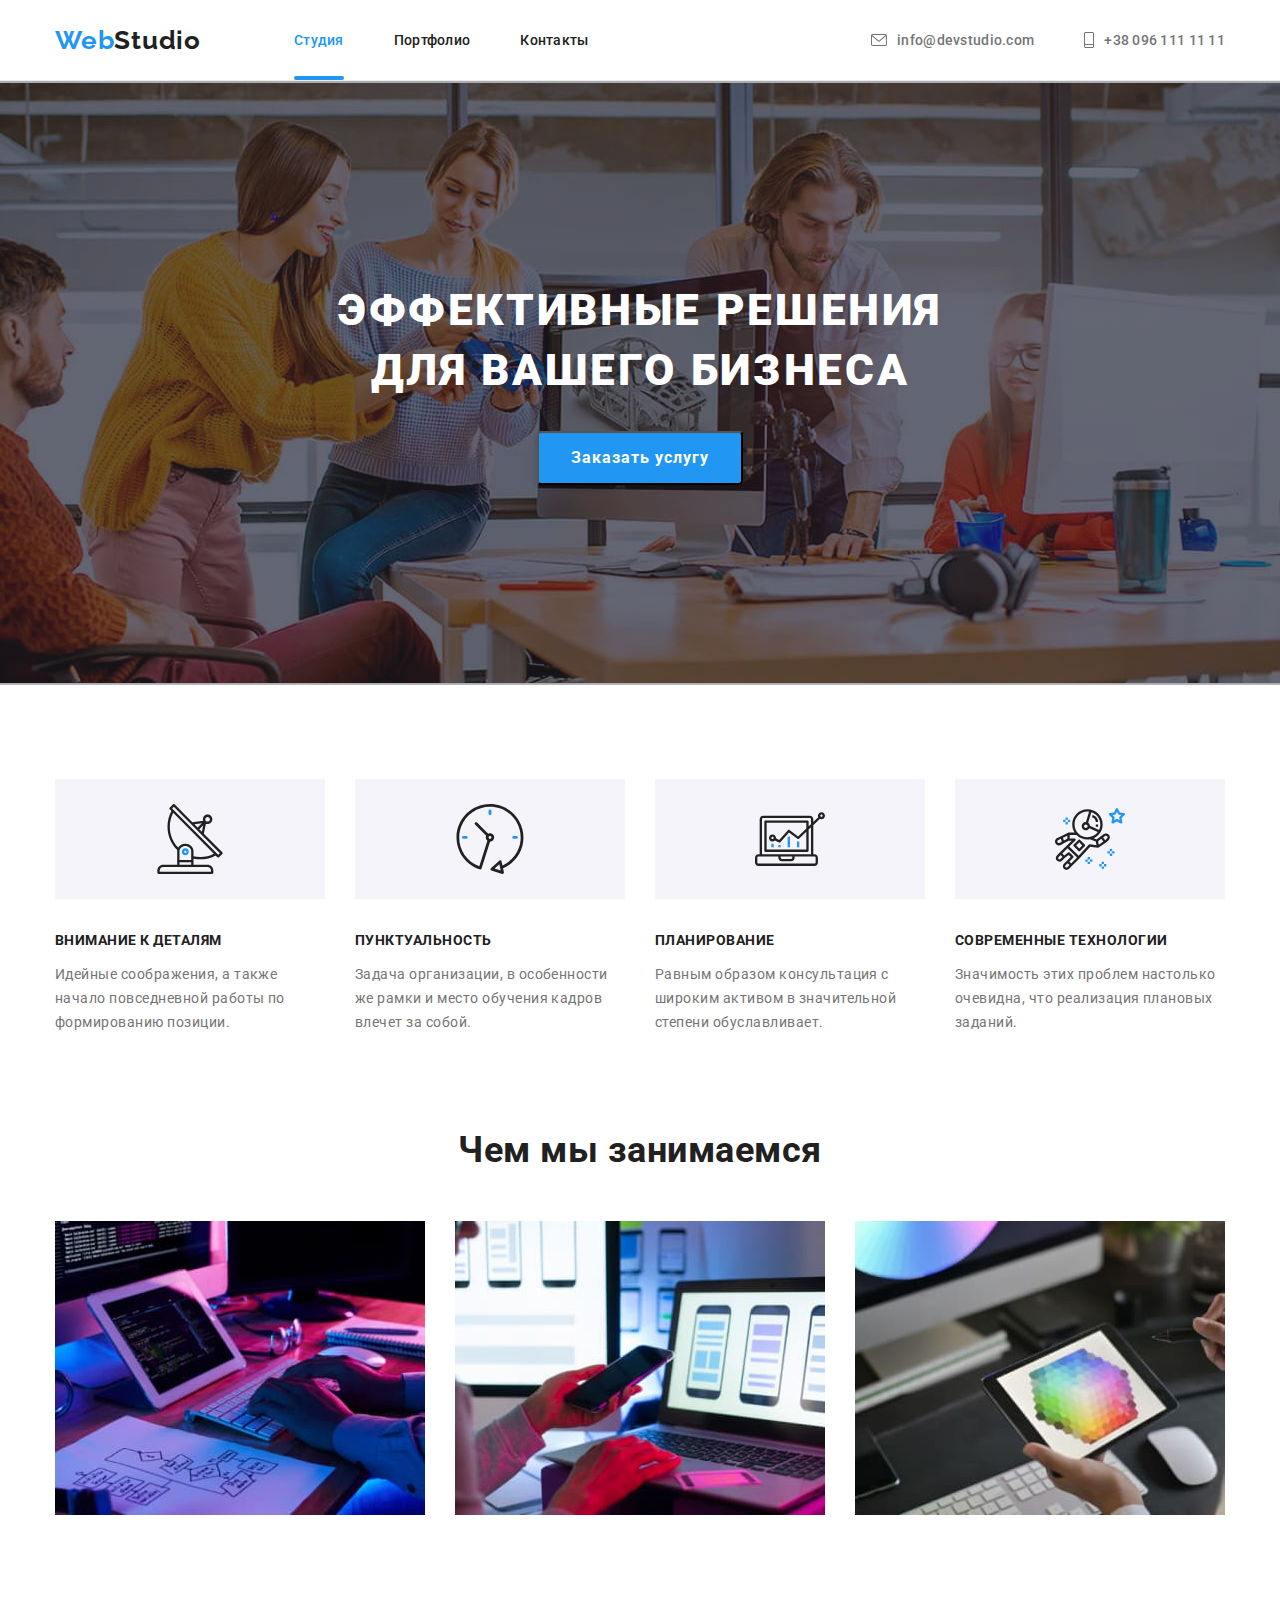
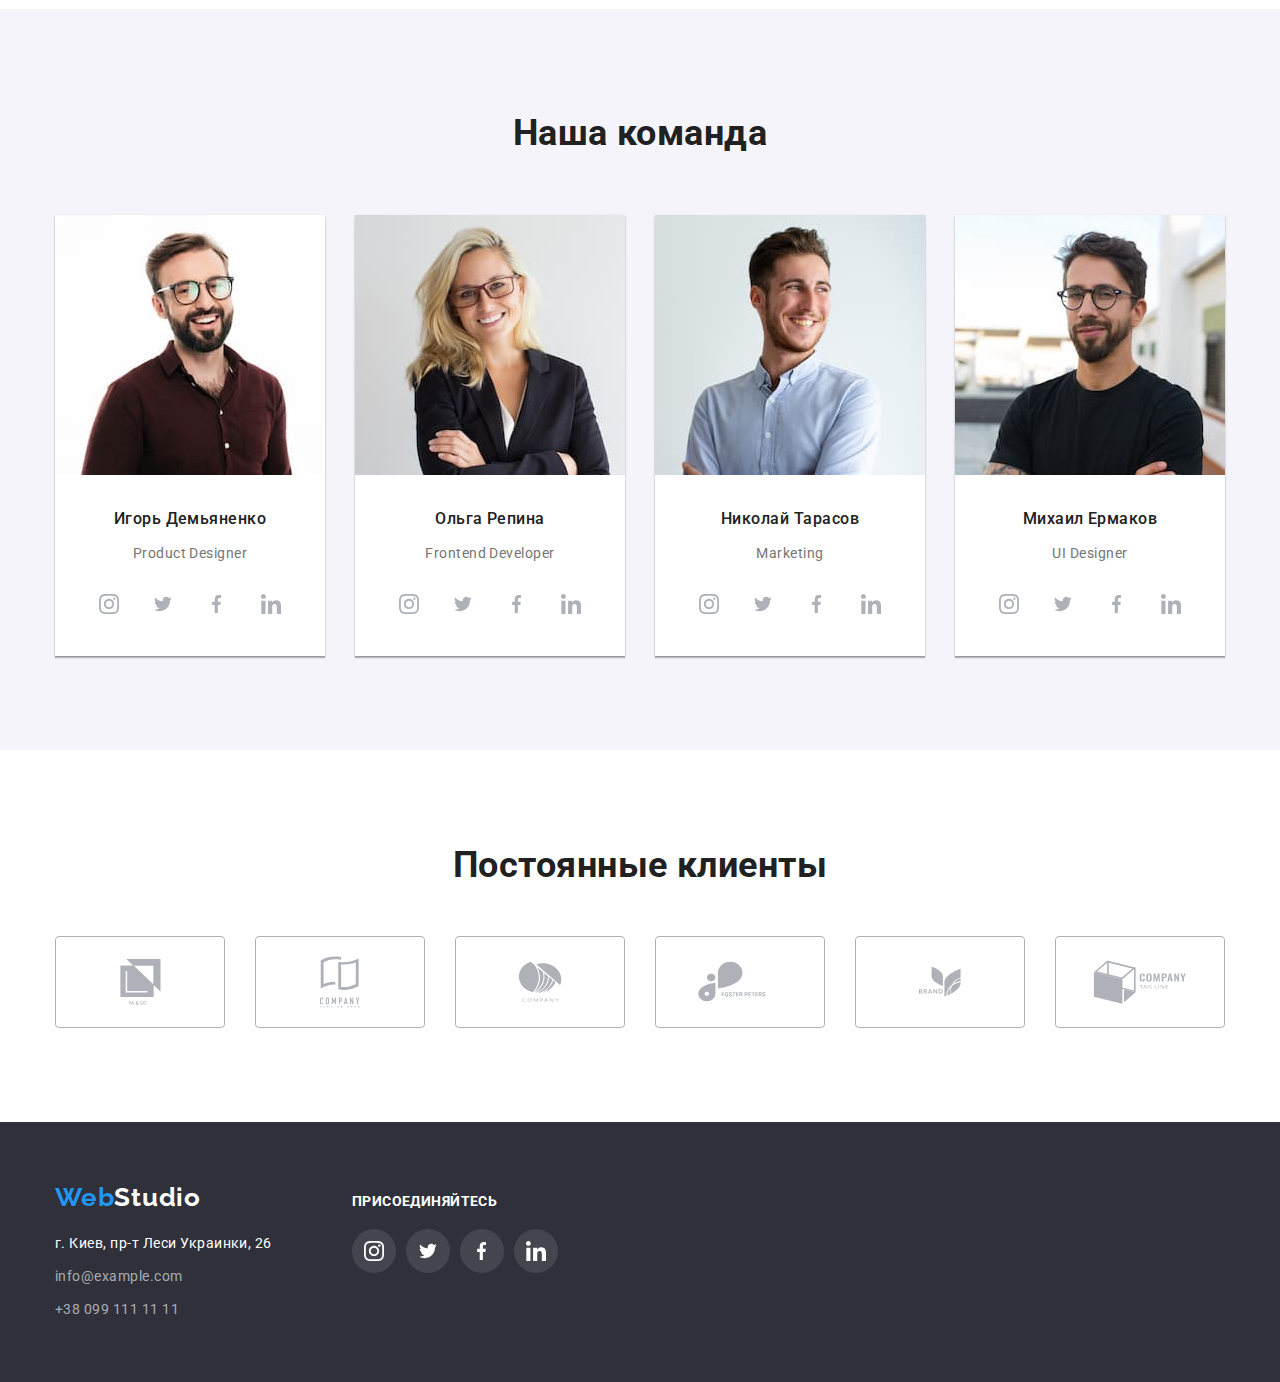
<file: index.html>
<!-- @format -->

<!DOCTYPE html>
<html lang="ru">
  <head>
    <meta charset="UTF-8" />
    <meta http-equiv="X-UA-Compatible" content="IE=edge" />
    <meta name="viewport" content="width=device-width, initial-scale=1.0" />
    <title>Studio</title>
    <!--<link href="https://cdnjs.cloudflare.com/ajax/libs/normalize/8.0.1/normalize.min.css" rel="stylesheet">-->
    <link rel="stylesheet" href="./css/modern-normalize.css" />
    <link rel="preconnect" href="https://fonts.googleapis.com" />
    <link rel="preconnect" href="https://fonts.gstatic.com" crossorigin />
    <link
      href="https://fonts.googleapis.com/css2?family=Raleway:wght@700&family=Roboto:ital,wght@0,500;0,700;0,900;1,400&display=swap"
      rel="stylesheet"
    />
    <link rel="stylesheet" href="./css/style.css" />
  </head>

  <body>
    <header class="border-botom">
      <div class="container positions">
        <a href="./index.html" class="no-lines-under-link logo-link"
          ><span class="logo logo-optional-color">Web</span
          ><span class="logo logo-black-color">Studio</span></a
        >
        <nav class="just-nav">
          <ul class="nav no-dots-ul header-links no-margin">
            <li class="item">
              <a
                class="nav-link no-lines-under-link active-link"
                href="./index.html"
                >Студия</a
              >
            </li>
            <li class="item">
              <a class="nav-link no-lines-under-link" href="./portfolio.html"
                >Портфолио</a
              >
            </li>
            <li class="item">
              <a class="nav-link no-lines-under-link" href="">Контакты</a>
            </li>
          </ul>
        </nav>
        <ul class="no-dots-ul no-margin just-contacts">
          <li class="item">
            <a
              class="nav-contacts no-lines-under-link link-and-icon"
              href="mailto:info@devstudio.com"
            >
              <svg class="icon-envelope">
                <use href="./images/icons.svg#icon-envelope"></use>
              </svg>
              info@devstudio.com
            </a>
          </li>
          <li class="item">
            <a
              class="nav-contacts no-lines-under-link link-and-icon"
              href="tel:+380961111111"
            >
              <svg class="icon-phone">
                <use href="./images/icons.svg#icon-phone"></use>
              </svg>
              +38 096 111 11 11</a
            >
          </li>
        </ul>
      </div>
    </header>
    <main>
      <section class="hero">
        <h1 class="hero-marketing no-margin">
          Эффективные решения<br />для вашего бизнеса
        </h1>
        <button class="hero-btn" type="button" data-modal-open>
          Заказать услугу
        </button>
      </section>

      <section class="section advantages-container">
        <div class="container main-font-style">
          <!---- <h2 class="headline-blacker section-headline invisible no-margin">Примущества</h2>-->
          <ul class="no-dots-ul no-margin advantages">
            <li class="item">
              <div class="svg-container">
                <svg class="advantages-icons">
                  <use href="./images/icons.svg#icon-antenna"></use>
                </svg>
              </div>
              <h3 class="headline-blacker bla-bla-h-section no-margin">
                ВНИМАНИЕ К ДЕТАЛЯМ
              </h3>
              <p class="no-margin">
                Идейные соображения, а также начало повседневной работы по
                формированию позиции.
              </p>
            </li>
            <li class="item">
              <div class="svg-container">
                <svg class="advantages-icons">
                  <use href="./images/icons.svg#icon-clock"></use>
                </svg>
              </div>
              <h3 class="headline-blacker bla-bla-h-section no-margin">
                ПУНКТУАЛЬНОСТЬ
              </h3>
              <p class="no-margin">
                Задача организации, в особенности же рамки и место обучения
                кадров влечет за собой.
              </p>
            </li>
            <li class="item">
              <div class="svg-container">
                <svg class="advantages-icons">
                  <use href="./images/icons.svg#icon-diagram"></use>
                </svg>
              </div>
              <h3 class="headline-blacker bla-bla-h-section no-margin">
                ПЛАНИРОВАНИЕ
              </h3>
              <p class="no-margin">
                Равным образом консультация с широким активом в значительной
                степени обуславливает.
              </p>
            </li>
            <li class="item">
              <div class="svg-container">
                <svg class="advantages-icons">
                  <use href="./images/icons.svg#icon-astronaut"></use>
                </svg>
              </div>
              <h3 class="headline-blacker bla-bla-h-section no-margin">
                СОВРЕМЕННЫЕ ТЕХНОЛОГИИ
              </h3>
              <p class="no-margin">
                Значимость этих проблем настолько очевидна, что реализация
                плановых заданий.
              </p>
            </li>
          </ul>
        </div>
      </section>

      <section class="section">
        <div class="container">
          <h2 class="headline-blacker section-headline no-margin">
            Чем мы занимаемся
          </h2>
          <ul class="examples no-dots-ul no-margin">
            <li class="item">
              <a href="" class="no-lines-under-link"
                ><img
                  src="./images/doingone.jpg"
                  width="370"
                  alt="набирает на клавиатуре"
              /></a>
            </li>
            <li class="item">
              <a href="" class="no-lines-under-link"
                ><img
                  src="./images/doingtwo.jpg"
                  width="370"
                  alt="тестит на смартфоне"
              /></a>
            </li>
            <li class="item">
              <a href="" class="no-lines-under-link"
                ><img
                  src="./images/doingthree.jpg"
                  width="370"
                  alt="цвета рассматривает"
              /></a>
            </li>
          </ul>
        </div>
      </section>

      <section class="section team-bg">
        <div class="container main-font-style">
          <h2 class="headline-blacker section-headline no-margin">
            Наша команда
          </h2>
          <ul class="members-cards no-dots-ul no-margin">
            <li class="item">
              <img src="./images/memberone.jpg" width="270" alt="Игорек" />
              <div class="member-card-name-position">
                <h3 class="headline-blacker team-headline no-margin">
                  Игорь Демьяненко
                </h3>
                <p class="member-card-discription">Product Designer</p>
                <ul class="no-dots-ul social-links">
                  <li class="rounded-icon">
                    <a href="" class="rounded-icon">
                      <svg width="20" height="20">
                        <use href="./images/icons.svg#icon-instagram"></use>
                      </svg>
                    </a>
                  </li>
                  <li class="rounded-icon">
                    <a href="" class="rounded-icon">
                      <svg width="20" height="16">
                        <use href="./images/icons.svg#icon-tweet"></use>
                      </svg>
                    </a>
                  </li>
                  <li class="rounded-icon">
                    <a href="" class="rounded-icon">
                      <svg width="10" height="20">
                        <use href="./images/icons.svg#icon-fb"></use>
                      </svg>
                    </a>
                  </li>
                  <li class="rounded-icon">
                    <a href="" class="rounded-icon">
                      <svg width="20" height="20">
                        <use href="./images/icons.svg#icon-linkedin"></use>
                      </svg>
                    </a>
                  </li>
                </ul>
              </div>
            </li>
            <li class="item">
              <img src="./images/membertwo.jpg" width="270" alt="Олечка" />
              <div class="member-card-name-position">
                <h3 class="headline-blacker team-headline no-margin">
                  Ольга Репина
                </h3>
                <p class="member-card-discription">Frontend Developer</p>
                <ul class="no-dots-ul social-links">
                  <li class="rounded-icon">
                    <a href="" class="rounded-icon">
                      <svg width="20" height="20">
                        <use href="./images/icons.svg#icon-instagram"></use>
                      </svg>
                    </a>
                  </li>
                  <li class="rounded-icon">
                    <a href="" class="rounded-icon">
                      <svg width="20" height="16">
                        <use href="./images/icons.svg#icon-tweet"></use>
                      </svg>
                    </a>
                  </li>
                  <li class="rounded-icon">
                    <a href="" class="rounded-icon">
                      <svg width="10" height="20">
                        <use href="./images/icons.svg#icon-fb"></use>
                      </svg>
                    </a>
                  </li>
                  <li class="rounded-icon">
                    <a href="" class="rounded-icon">
                      <svg width="20" height="20">
                        <use href="./images/icons.svg#icon-linkedin"></use>
                      </svg>
                    </a>
                  </li>
                </ul>
              </div>
            </li>
            <li class="item">
              <img src="./images/memberthree.jpg" width="270" alt="Колянчик" />
              <div class="member-card-name-position">
                <h3 class="headline-blacker team-headline no-margin">
                  Николай Тарасов
                </h3>
                <p class="member-card-discription">Marketing</p>
                <ul class="no-dots-ul social-links">
                  <li class="rounded-icon">
                    <a href="" class="rounded-icon">
                      <svg width="20" height="20">
                        <use href="./images/icons.svg#icon-instagram"></use>
                      </svg>
                    </a>
                  </li>
                  <li class="rounded-icon">
                    <a href="" class="rounded-icon">
                      <svg width="20" height="16">
                        <use href="./images/icons.svg#icon-tweet"></use>
                      </svg>
                    </a>
                  </li>
                  <li class="rounded-icon">
                    <a href="" class="rounded-icon">
                      <svg width="10" height="20">
                        <use href="./images/icons.svg#icon-fb"></use>
                      </svg>
                    </a>
                  </li>
                  <li class="rounded-icon">
                    <a href="" class="rounded-icon">
                      <svg width="20" height="20">
                        <use href="./images/icons.svg#icon-linkedin"></use>
                      </svg>
                    </a>
                  </li>
                </ul>
              </div>
            </li>
            <li class="item">
              <img src="./images/memberfour.jpg" width="270" alt="Мишка" />
              <div class="member-card-name-position">
                <h3 class="headline-blacker team-headline no-margin">
                  Михаил Ермаков
                </h3>
                <p class="member-card-discription">UI Designer</p>
                <ul class="no-dots-ul social-links">
                  <li class="rounded-icon">
                    <a href="" class="rounded-icon">
                      <svg width="20" height="20">
                        <use href="./images/icons.svg#icon-instagram"></use>
                      </svg>
                    </a>
                  </li>
                  <li class="rounded-icon">
                    <a href="" class="rounded-icon">
                      <svg width="20" height="16">
                        <use href="./images/icons.svg#icon-tweet"></use>
                      </svg>
                    </a>
                  </li>
                  <li class="rounded-icon">
                    <a href="" class="rounded-icon">
                      <svg width="10" height="20">
                        <use href="./images/icons.svg#icon-fb"></use>
                      </svg>
                    </a>
                  </li>
                  <li class="rounded-icon">
                    <a href="" class="rounded-icon">
                      <svg width="20" height="20">
                        <use href="./images/icons.svg#icon-linkedin"></use>
                      </svg>
                    </a>
                  </li>
                </ul>
              </div>
            </li>
          </ul>
        </div>
      </section>

      <section class="section">
        <div class="container">
          <h2 class="headline-blacker section-headline no-margin">
            Постоянные клиенты
          </h2>
          <ul class="no-dots-ul clients no-margin">
            <li class="item">
              <a href="" class="client-interactive test">
                <svg class="client-item" width="41" height="46">
                  <use href="./images/icons.svg#icon-company1"></use>
                </svg>
              </a>
            </li>
            <li class="item">
              <a href="" class="client-interactive test">
                <svg class="client-item" width="40" height="52">
                  <use href="./images/icons.svg#icon-company2"></use>
                </svg>
              </a>
            </li>
            <li class="item">
              <a href="" class="client-interactive test">
                <svg class="client-item" width="44" height="41">
                  <use href="./images/icons.svg#icon-company3">
                    href="./images/icons.svg#"
                  </use>
                </svg>
              </a>
            </li>
            <li class="item">
              <a href="" class="client-interactive test">
                <svg class="client-item" width="84" height="41">
                  <use href="./images/icons.svg#icon-company4"></use>
                </svg>
              </a>
            </li>
            <li class="item">
              <a href="" class="client-interactive test">
                <svg class="client-item" width="42" height="45">
                  <use href="./images/icons.svg#icon-company5"></use>
                </svg>
              </a>
            </li>
            <li class="item">
              <a href="" class="client-interactive test">
                <svg class="client-item" width="94" height="44">
                  <use href="./images/icons.svg#icon-company6"></use>
                </svg>
              </a>
            </li>
          </ul>
        </div>
      </section>

      <div class="backdrop is-hidden" data-modal>
        <div class="modal-window">
          <button class="x-in-circle-btn" data-modal-close type="button">
            <svg width="11" height="11">
              <use href="./images/icons.svg#icon-modal-x"></use>
            </svg>
          </button>
        </div>
      </div>
    </main>

    <footer class="inverse-color">
      <div class="container footer-container">
        <div class="right">
          <a href="" class="no-lines-under-link"
            ><span class="logo logo-optional-color">Web</span
            ><span class="logo logo-white-color">Studio</span></a
          >
          <address class="main-font-style inverse-color no-cursive">
            г. Киев, пр-т Леси Украинки, 26
          </address>
          <ul class="no-dots-ul no-margin foo-links">
            <li>
              <a
                class="main-font-style inverse-link no-lines-under-link"
                href="mailto:info@example.com"
                >info@example.com</a
              >
            </li>
            <li>
              <a
                class="main-font-style inverse-link no-lines-under-link"
                href="tel:+380991111111"
                >+38 099 111 11 11</a
              >
            </li>
          </ul>
        </div>
        <div class="social-link-container">
          <h2 class="footer-social-header no-margin">Присоединяйтесь</h2>
          <ul class="no-dots-ul footer-rounded-list no-margin">
            <li>
              <a href="" class="rounded-icon">
                <svg width="20" height="20">
                  <use href="./images/icons.svg#icon-instagram"></use>
                </svg>
              </a>
            </li>
            <li>
              <a href="" class="rounded-icon">
                <svg width="20" height="16">
                  <use href="./images/icons.svg#icon-tweet"></use>
                </svg>
              </a>
            </li>
            <li>
              <a href="" class="rounded-icon">
                <svg width="10" height="20">
                  <use href="./images/icons.svg#icon-fb"></use>
                </svg>
              </a>
            </li>
            <li>
              <a href="" class="rounded-icon">
                <svg width="20" height="20">
                  <use href="./images/icons.svg#icon-linkedin"></use>
                </svg>
              </a>
            </li>
          </ul>
        </div>
      </div>
    </footer>
    <script src="./js/modal.js"></script>
  </body>
</html>
</file>
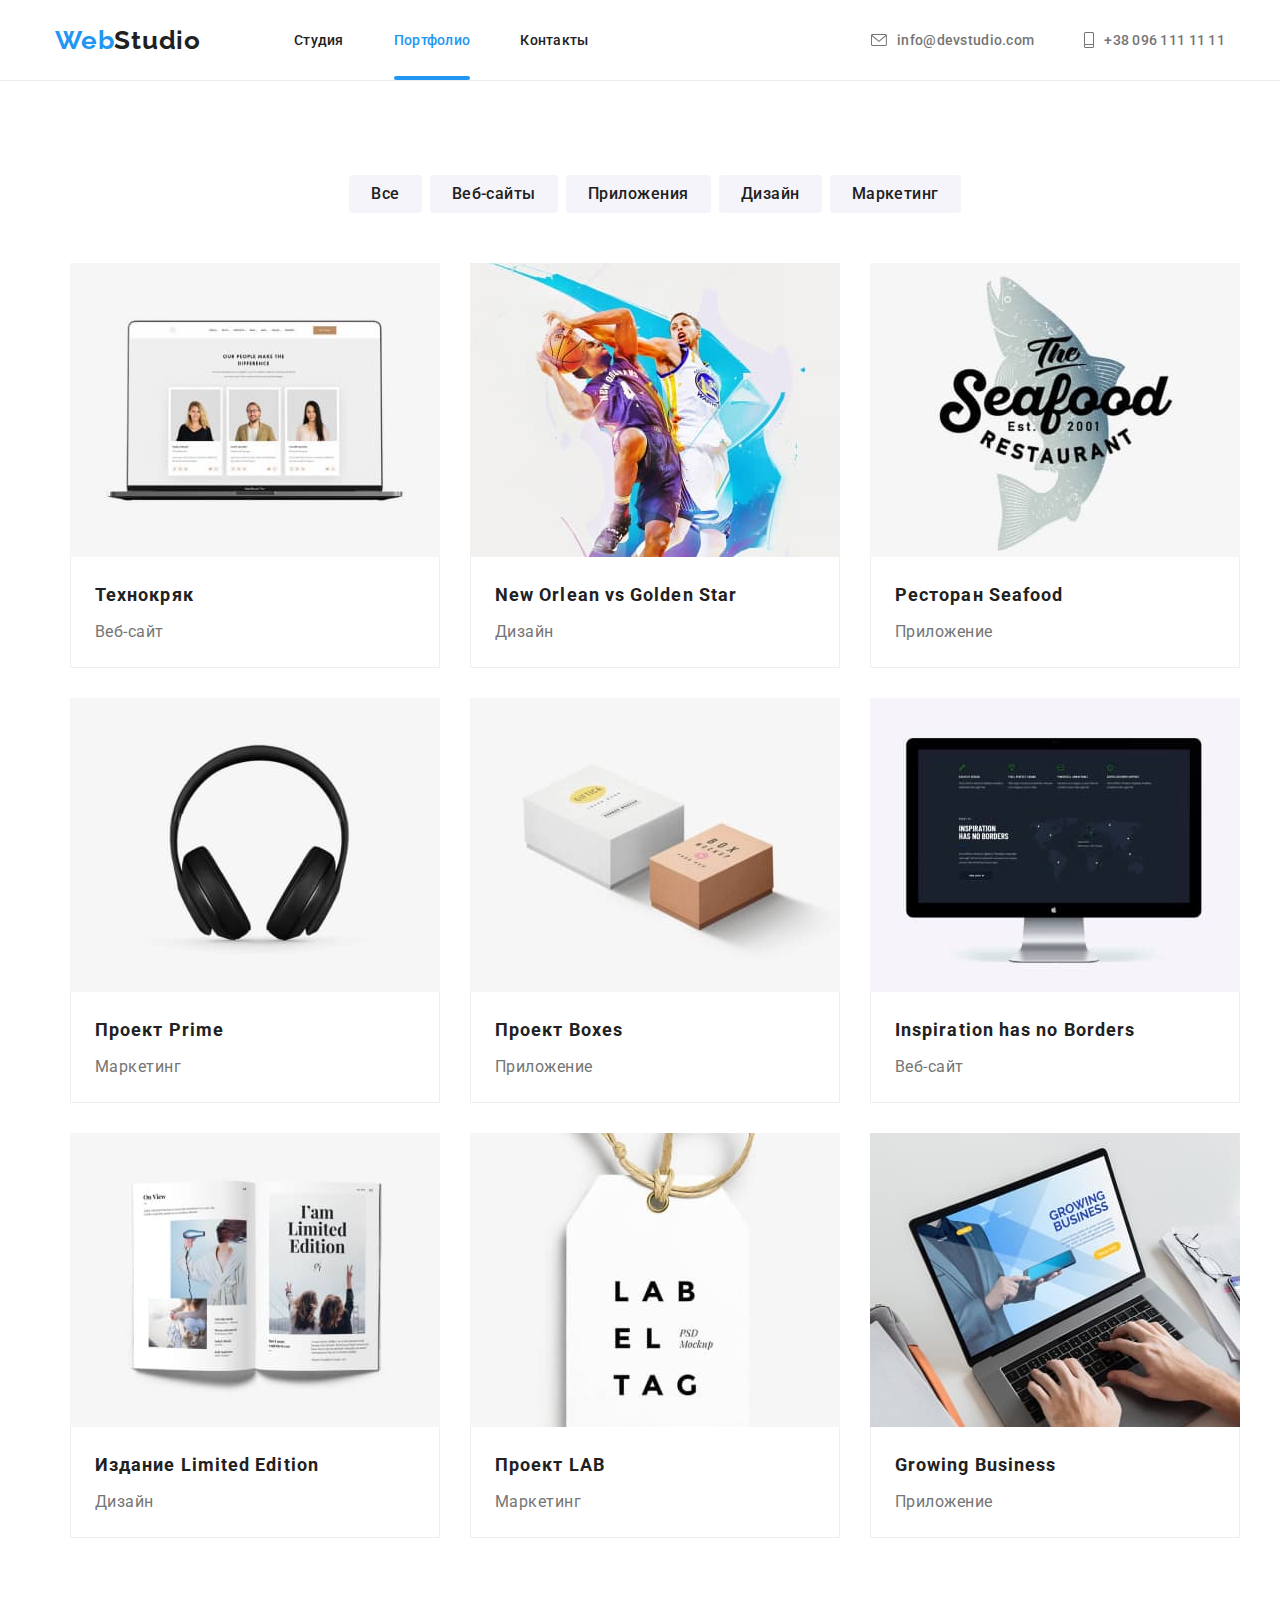
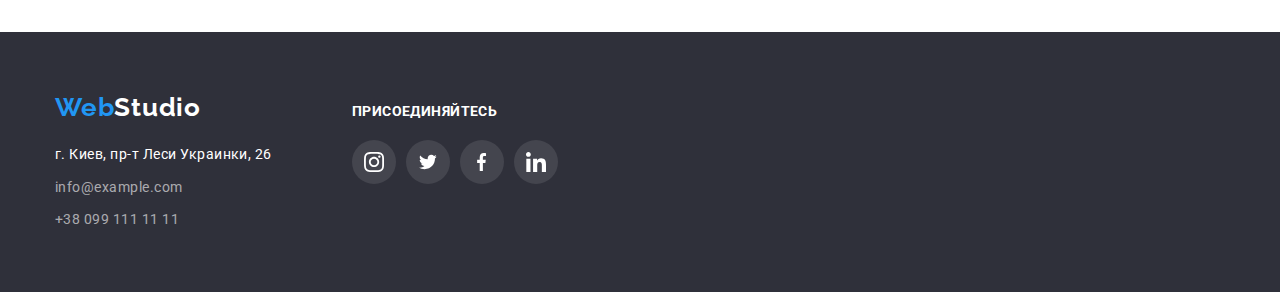
<file: portfolio.html>
<!-- @format -->

<!DOCTYPE html>
<html lang="ru">
  <head>
    <meta charset="UTF-8" />
    <meta http-equiv="X-UA-Compatible" content="IE=edge" />
    <meta name="viewport" content="width=device-width, initial-scale=1.0" />
    <title>Studio</title>
    <!--<link href="https://cdnjs.cloudflare.com/ajax/libs/normalize/8.0.1/normalize.min.css" rel="stylesheet">-->
    <link href="css/modern-normalize.css" rel="stylesheet" />
    <link href="./css/style.css" rel="stylesheet" />
    <link href="./css/style-portfolio.css" rel="stylesheet" />
    <link rel="preconnect" href="https://fonts.googleapis.com" />
    <link rel="preconnect" href="https://fonts.gstatic.com" crossorigin />
    <link
      href="https://fonts.googleapis.com/css2?family=Raleway:wght@700&family=Roboto:ital,wght@0,500;0,700;0,900;1,400&display=swap"
      rel="stylesheet"
    />
  </head>
  <body>
    <header class="border-botom">
      <div class="container positions">
        <a href="./index.html" class="no-lines-under-link logo-link"
          ><span class="logo logo-optional-color">Web</span
          ><span class="logo logo-black-color">Studio</span></a
        >
        <nav class="just-nav">
          <ul class="nav no-dots-ul header-links no-margin">
            <li class="item">
              <a class="nav-link no-lines-under-link" href="./index.html"
                >Студия</a
              >
            </li>
            <li class="item">
              <a
                class="nav-link no-lines-under-link active-link"
                href="./portfolio.html"
                >Портфолио</a
              >
            </li>
            <li class="item">
              <a class="nav-link no-lines-under-link" href="">Контакты</a>
            </li>
          </ul>
        </nav>
        <ul class="no-dots-ul no-margin just-contacts">
          <li class="item">
            <a
              class="nav-contacts no-lines-under-link link-and-icon"
              href="mailto:info@devstudio.com"
            >
              <svg class="icon-envelope">
                <use href="./images/icons.svg#icon-envelope"></use>
              </svg>
              info@devstudio.com
            </a>
          </li>
          <li class="item">
            <a
              class="nav-contacts no-lines-under-link link-and-icon"
              href="tel:+380961111111"
            >
              <svg class="icon-phone">
                <use href="./images/icons.svg#icon-phone"></use>
              </svg>
              +38 096 111 11 11</a
            >
          </li>
        </ul>
      </div>
    </header>

    <main>
      <section class="section container">
        <div class="container">
          <h1 class="invisible">Примеры работ</h1>
          <ul class="no-dots-ul btns no-margin">
            <li class="item">
              <button class="portfolio-btn" type="button">Все</button>
            </li>
            <li class="item">
              <button class="portfolio-btn" type="button">Веб-сайты</button>
            </li>
            <li class="item">
              <button class="portfolio-btn" type="button">Приложения</button>
            </li>
            <li class="item">
              <button class="portfolio-btn" type="button">Дизайн</button>
            </li>
            <li class="item">
              <button class="portfolio-btn" type="button">Маркетинг</button>
            </li>
          </ul>

          <ul class="no-dots-ul no-margin portfolio-work-list">
            <li class="portfolio-work-examples">
              <a class="no-lines-under-link portfolio-link" href="">
                <div class="out">
                  <img
                    src="./images/technocryak.jpg"
                    alt="красивый сайт технокряка"
                  />
                  <p class="is-hiden-p no-margin">
                    Технокряк это современная площадка распространения
                    коронавируса. Компании используют эту платформу для
                    цифрового шпионажа и атак на защищённые сервера конкурентов.
                  </p>
                </div>
                <div class="portfolio-card-discription">
                  <h2 class="portfolio-work-examples-name">Технокряк</h2>
                  <p class="portfolio-work-examples-discrition">Веб-сайт</p>
                </div>
              </a>
            </li>

            <!--testing-->

            <li class="portfolio-work-examples">
              <a class="no-lines-under-link portfolio-link" href="">
                <div class="out">
                  <img
                    src="./images/poster.jpg"
                    alt="баскетболисты дерутся за мячик"
                  />
                  <p class="is-hiden-p no-margin">
                    Технокряк это современная площадка распространения
                    коронавируса. Компании используют эту платформу для
                    цифрового шпионажа и атак на защищённые сервера конкурентов.
                  </p>
                </div>
                <div class="portfolio-card-discription">
                  <h2 class="portfolio-work-examples-name">
                    New Orlean vs Golden Star
                  </h2>
                  <p class="portfolio-work-examples-discrition">Дизайн</p>
                </div>
              </a>
            </li>
            <li class="portfolio-work-examples">
              <a class="no-lines-under-link portfolio-link" href="">
                <div class="out">
                  <img src="./images/rest.jpg" alt="нарисованная рыба" />
                  <p class="is-hiden-p no-margin">
                    Технокряк это современная площадка распространения
                    коронавируса. Компании используют эту платформу для
                    цифрового шпионажа и атак на защищённые сервера конкурентов.
                  </p>
                </div>
                <div class="portfolio-card-discription">
                  <h2 class="portfolio-work-examples-name">Ресторан Seafood</h2>
                  <p class="portfolio-work-examples-discrition">Приложение</p>
                </div>
              </a>
            </li>
            <li class="portfolio-work-examples">
              <a class="no-lines-under-link portfolio-link" href="">
                <div class="out">
                  <img src="./images/prime.jpg" alt="наушники" />
                  <p class="is-hiden-p no-margin">
                    Технокряк это современная площадка распространения
                    коронавируса. Компании используют эту платформу для
                    цифрового шпионажа и атак на защищённые сервера конкурентов.
                  </p>
                </div>
                <div class="portfolio-card-discription">
                  <h2 class="portfolio-work-examples-name">Проект Prime</h2>
                  <p class="portfolio-work-examples-discrition">Маркетинг</p>
                </div>
              </a>
            </li>
            <li class="portfolio-work-examples">
              <a class="no-lines-under-link portfolio-link" href="">
                <div class="out">
                  <img src="./images/boxes.jpg" alt="коробочки" />
                  <p class="is-hiden-p no-margin">
                    Технокряк это современная площадка распространения
                    коронавируса. Компании используют эту платформу для
                    цифрового шпионажа и атак на защищённые сервера конкурентов.
                  </p>
                </div>
                <div class="portfolio-card-discription">
                  <h2 class="portfolio-work-examples-name">Проект Boxes</h2>
                  <p class="portfolio-work-examples-discrition">Приложение</p>
                </div>
              </a>
            </li>
            <li class="portfolio-work-examples">
              <a class="no-lines-under-link portfolio-link" href="">
                <div class="out">
                  <img
                    src="./images/inspiration.jpg"
                    alt="монитор с темным дизайном на экране"
                  />
                  <p class="is-hiden-p no-margin">
                    Технокряк это современная площадка распространения
                    коронавируса. Компании используют эту платформу для
                    цифрового шпионажа и атак на защищённые сервера конкурентов.
                  </p>
                </div>
                <div class="portfolio-card-discription">
                  <h2 class="portfolio-work-examples-name">
                    Inspiration has no Borders
                  </h2>
                  <p class="portfolio-work-examples-discrition">Веб-сайт</p>
                </div>
              </a>
            </li>
            <li class="portfolio-work-examples">
              <a class="no-lines-under-link portfolio-link" href="">
                <div class="out">
                  <img
                    src="./images/limited.jpg"
                    alt="разворот шикарного журнала"
                  />
                  <p class="is-hiden-p no-margin">
                    Технокряк это современная площадка распространения
                    коронавируса. Компании используют эту платформу для
                    цифрового шпионажа и атак на защищённые сервера конкурентов.
                  </p>
                </div>
                <div class="portfolio-card-discription">
                  <h2 class="portfolio-work-examples-name">
                    Издание Limited Edition
                  </h2>
                  <p class="portfolio-work-examples-discrition">Дизайн</p>
                </div>
              </a>
            </li>
            <li class="portfolio-work-examples">
              <a class="no-lines-under-link portfolio-link" href="">
                <div class="out">
                  <img
                    src="./images/lab.jpg"
                    alt="бирка на нитке из натуральных материалов"
                  />
                  <p class="is-hiden-p no-margin">
                    Технокряк это современная площадка распространения
                    коронавируса. Компании используют эту платформу для
                    цифрового шпионажа и атак на защищённые сервера конкурентов.
                  </p>
                </div>
                <div class="portfolio-card-discription">
                  <h2 class="portfolio-work-examples-name">Проект LAB</h2>
                  <p class="portfolio-work-examples-discrition">Маркетинг</p>
                </div>
              </a>
            </li>
            <li class="portfolio-work-examples">
              <a class="no-lines-under-link portfolio-link" href="">
                <div class="out">
                  <img
                    src="./images/growing.jpg"
                    alt="успешный бизнесмен за ноутбуком"
                  />
                  <p class="is-hiden-p no-margin">
                    Технокряк это современная площадка распространения
                    коронавируса. Компании используют эту платформу для
                    цифрового шпионажа и атак на защищённые сервера конкурентов.
                  </p>
                </div>
                <div class="portfolio-card-discription">
                  <h2 class="portfolio-work-examples-name">Growing Business</h2>
                  <p class="portfolio-work-examples-discrition">Приложение</p>
                </div>
              </a>
            </li>
          </ul>
        </div>
      </section>
    </main>

    <footer class="inverse-color">
      <div class="container footer-container">
        <div class="right">
          <a href="" class="no-lines-under-link"
            ><span class="logo logo-optional-color">Web</span
            ><span class="logo logo-white-color">Studio</span></a
          >
          <address class="main-font-style inverse-color no-cursive">
            г. Киев, пр-т Леси Украинки, 26
          </address>
          <ul class="no-dots-ul no-margin foo-links">
            <li>
              <a
                class="main-font-style inverse-link no-lines-under-link"
                href="mailto:info@example.com"
                >info@example.com</a
              >
            </li>
            <li>
              <a
                class="main-font-style inverse-link no-lines-under-link"
                href="tel:+380991111111"
                >+38 099 111 11 11</a
              >
            </li>
          </ul>
        </div>
        <div class="social-link-container">
          <h2 class="footer-social-header no-margin">Присоединяйтесь</h2>
          <ul class="no-dots-ul footer-rounded-list no-margin">
            <li>
              <a href="" class="rounded-icon">
                <svg width="20" height="20">
                  <use href="./images/icons.svg#icon-instagram"></use>
                </svg>
              </a>
            </li>
            <li>
              <a href="" class="rounded-icon">
                <svg width="20" height="16">
                  <use href="./images/icons.svg#icon-tweet"></use>
                </svg>
              </a>
            </li>
            <li>
              <a href="" class="rounded-icon">
                <svg width="10" height="20">
                  <use href="./images/icons.svg#icon-fb"></use>
                </svg>
              </a>
            </li>
            <li>
              <a href="" class="rounded-icon">
                <svg width="20" height="20">
                  <use href="./images/icons.svg#icon-linkedin"></use>
                </svg>
              </a>
            </li>
          </ul>
        </div>
      </div>
    </footer>
  </body>
</html>
</file>
<file: css/style.css>
/** @format */

html {
  box-sizing: border-box;
}

*,
*::before,
*::after {
  box-sizing: border-box;
}

:root {
  --main-bg-color: #ffffff;
  --main-text-color: #757575;
  --second-text-color: #212121;
  --optional-color: #2196f3;
  --second-bg-color: #f5f4fa;
  --footer-hero-bg-color: #2f303a;
  --main-font-family: Roboto;
  --time-graf: cubic-bezier(0.4, 0, 0.2, 1);
}

body {
  font-family: var(--main-font-family), Verdana, Geneva, Tahoma, sans-serif;
  font-style: normal;
  line-height: 1.17;
  letter-spacing: 0.03em;
}

.team-bg {
  background-color: var(--second-bg-color);
}

.section {
  padding-top: 94px;
  padding-bottom: 94px;
  padding-left: 0;
  padding-right: 0;
}

.centered {
  width: 1600px;
  padding: 0;
  margin-right: auto;
  margin-left: auto;
  background-color: var(--main-bg-color);
}

.container {
  width: 1200px;
  padding-left: 15px;
  padding-right: 15px;
  margin-left: auto;
  margin-right: auto;
}

.no-margin {
  margin-top: 0;
  margin-bottom: 0;
}

.main-font-style {
  color: var(--main-text-color);
  font-weight: 400;
  font-size: 14px;
  line-height: 1.71;
}

/*index-page*/

.no-lines-under-link {
  text-decoration: none;
  transition: box-shadow 250ms var(--time-graf);
}

.no-dots-ul {
  list-style: none;
}
.no-cursive {
  font-style: normal;
  margin-top: 20px;
}

.border-botom {
  border-bottom: 1px solid #ececec;
}

.positions {
  display: flex;
  align-items: center;
}

.just-nav {
  margin-right: auto;
}

.just-nav > ul {
  display: flex;
}
.just-contacts {
  display: flex;
}

.nav {
  padding: 0;
  font-size: 14px;
  line-height: 1.17;
  font-weight: 500;
}
.logo {
  font-family: Raleway;
  font-weight: 700;
  font-size: 26px;
  line-height: 1.17;
  letter-spacing: 0.03em;
}
.section-headline {
  font-weight: 700;
  font-size: 36px;
  text-align: center;
  margin-bottom: 50px;
}

.team-headline {
  font-weight: 500;
  font-size: 16px;
  text-align: center;
  margin-bottom: 10px;
}

.members-cards {
  display: flex;
  justify-content: center;
  padding: 0;
}

.members-cards .item {
  text-align: center;
  width: 270px;
  margin-right: 30px;
  background-color: var(--main-bg-color);
  box-shadow: 0px 1px 3px rgba(0, 0, 0, 0.12), 0px 1px 1px rgba(0, 0, 0, 0.14),
    0px 2px 1px rgba(0, 0, 0, 0.2);
}

.members-cards .item img {
  display: block;
}

.members-cards .item:last-child {
  margin-right: 0;
}

.member-card-name-position {
  padding-top: 30px;
  padding-bottom: 30px;
}

.member-card-discription {
  margin: 0;
  margin-bottom: 16px;
}

.bla-bla-h-section {
  font-weight: 700;
  font-size: 14px;
  margin-bottom: 10px;
}

.nav-link,
.nav-contacts {
  font-weight: 500;
  font-size: 14px;
  line-height: 1.17;
  letter-spacing: 0.02em;

}

.nav-link {
  color: var(--second-text-color);
  transition: color 250ms var(--time-graf);

}
.nav-link:hover,
.nav-link:focus {
  color: var(--optional-color);
}
.nav .item + .item {
  margin-left: 50px;
}
.nav .item{
  padding-top: 32px;
  padding-bottom: 32px;
  position: relative;
}

.just-contacts .item + .item {
  margin-left: 50px;
}

.active-link { 
  color: var(--optional-color);
}

.active-link::after{
  position: absolute;
  bottom: 0;
  width: 100%;
  display: block;
  content: "";
  height: 4px;
  background-color: var(--optional-color);
  border-radius: 2px;}

.link-and-icon {
  display: flex;
  align-items: center;
  padding: 0;
  transition: color 250ms var(--time-graf);
}

.logo-link {
  margin-right: 93px;
}

.link-and-icon:hover,
.link-and-icon:focus {
  color: var(--optional-color);
}

.just-contacts {
  padding: 0;
}
.just-contacts .item {
  color: var(--main-text-color);
}

.nav-contacts {
  color: var(--main-text-color);
}

.nav-tel {
  color: var(--main-text-color);
}

.advantages {
  padding: 0;
  display: flex;
}
.advantages .item {
  width: calc((100% - 90px) / 4);
  margin-left: 30px;
}

.advantages .item:first-child {
  margin-left: 0;
}
.advantages-container {
  padding-bottom: 0;
  width: 1170;
}

.examples {
  display: flex;
  justify-content: space-between;
  padding: 0;
}

.examples .item {
  width: calc(100% - 60px) / 3;
}

.examples img {
  display: block;
}

.team-list {
  padding-top: 94px;
  padding-bottom: 50px;
}

.inverse-color {
  background-color: var(--footer-hero-bg-color);
  color: var(--main-bg-color);
}

.foo-links {
  margin-top: 9px;
  padding-left: 0;
}

.foo-links li:not(:first-child) {
  margin-top: 9px;
}

.inverse-link {
  color: rgba(255, 255, 255, 0.6);
  transition: color 250ms var(--time-graf);
}

.inverse-link:focus,
.inverse-link:hover {
  color: var(--optional-color);
}

.footer-container {
  padding-top: 60px;
  padding-bottom: 60px;
  display: flex;
  align-items: baseline;
}

.footer-social-header {
  font-weight: 700;
  font-size: 14px;
  line-height: calc(16.41 / 14);
  letter-spacing: 0.03em;
  text-transform: uppercase;
}

.social-link-container {
  margin-left: 80px;
}

.footer-rounded-list {
  margin-top: 20px;
  display: flex;
  padding: 0;
}

.footer-rounded-list li:not(:last-child) {
  margin-right: 10px;
}
.contact-img {
  fill: var(--optional-color);
  width: 16px;
  height: 12px;
}

footer .container {
  display: flex;
}
.hero {
  background-image: url(../images/img-bg-optimized.jpg);
  background-image: linear-gradient(
      to right,
      rgba(47, 48, 58, 0.4),
      rgba(47, 48, 58, 0.4)
    ),
    url(../images/img-bg-optimized.jpg);

  background-repeat: no-repeat;
  background-position: center;
  text-align: center;
  padding-top: 200px;
  padding-bottom: 200px;
}
.hero-marketing {
  color: var(--main-bg-color);
  font-weight: 900;
  font-size: 44px;
  line-height: 1.36;
  letter-spacing: 0.06em;
  text-align: center;
  margin-bottom: 30px;
  text-transform: uppercase;
}

.hero-btn {
  display: inline-block;
  background-color: var(--optional-color);
  color: var(--main-bg-color);
  font-family: var(--main-font-family);
  font-weight: 700;
  font-size: 16px;
  line-height: 1.88;
  letter-spacing: 0.06em;
  text-align: center;
  cursor: pointer;
  min-width: 200px;
  padding: 10px 32px;
  border-radius: 4px;
  box-shadow: 0px 4px 4px rgba(0, 0, 0, 0.15);
}

.logo-optional-color {
  color: var(--optional-color);
}
.logo-white-color {
  color: var(--main-bg-color);
}
.logo-black-color {
  color: var(--second-text-color);
}
.headline-blacker {
  color: var(--second-text-color);
}
.invisible {
  display: none;
}

/*icons*/

.icon-phone {
  width: 10px;
  height: 16px;
  fill: currentColor;
  margin-right: 10px;
}
.icon-envelope {
  width: 16px;
  height: 12px;
  fill: currentColor;
  margin-right: 10px;
}
.advantages-icons {
  width: 70px;
  height: 70px;
}
.svg-container {
  width: 270px;
  height: 120px;
  display: flex;
  justify-content: center;
  align-items: center;
  background-color: var(--second-bg-color);
  margin-bottom: 30px;
}
.social-links {
  display: flex;
  justify-content: center;
  padding: 0;
}
.social-links .rounded-icon:not(:last-child) {
  margin-right: 10px;
}
.rounded-icon {
  width: 44px;
  height: 44px;
  border-radius: 50%;
  display: flex;
  align-items: center;
  justify-content: center;
  fill: #afb1b8;
  transition: background-color 250ms var(--time-graf), fill 250ms var(--time-graf);
}

.clients {
  display: flex;
  padding: 0;
  fill: #afb1b8;
  color: #757575;
}

.clients .item:not(:last-child) {
  margin-right: 30px;
}
.client-interactive {
  width: 170px;
  height: 92px;
  border-radius: 4px;
  border: #afb1b8 1px solid;
  display: flex;
  align-items: center;
  justify-content: center;
  fill: var(--optional-color);
  color: var(--optional-color);
}

.client-item {
  fill: #afb1b8;
}

.footer-rounded-list .rounded-icon {
  background-color: rgba(255, 255, 255, 0.1);
  fill: white;
}

.rounded-icon:hover,
.rounded-icon:focus {
  background-color: var(--optional-color);
  fill: white;
}

.test svg{
  transition: fill 250ms var(--time-graf);
}
.test{
  transition: border 250ms var(--time-graf);
}

.test:hover svg,
.test:focus svg {
  fill: var(--optional-color);
}
.test:hover,
.test:focus {
  border: var(--optional-color) 1px solid;
}

/*modal*/

.backdrop{
  position: fixed;
  top: 0; left: 0; right: 0; bottom: 0;
  cursor: not-allowed;  
  background: rgba(0, 0, 0, 0.2);
  transition: opacity 250ms var(--time-graf), visibility 250ms var(--time-graf);

}

.modal-window{
  position: absolute;
  top: 50%;
  left: 50%;
  transform: translate(-50%, -50%);

  width: 528px;
  height: 581px; 

  background-color: white;
  box-shadow: 0px 1px 3px rgba(0, 0, 0, 0.12), 0px 1px 1px rgba(0, 0, 0, 0.14), 0px 2px 1px rgba(0, 0, 0, 0.2);
  border-radius: 4px;
}


.backdrop.is-hidden{
  opacity: 0;
  pointer-events: none;
  visibility: hidden;
}

.x-in-circle-btn{
  padding: 0;
  display: flex;
  width: 30px; height: 30px;
  align-items: center;
  border-radius: 50%;
  margin-left: auto;
  margin-right: 8px;
  margin-top: 8px;
  background: #FFFFFF;
  border: 1px solid rgba(0, 0, 0, 0.1);
}

.x-in-circle-btn svg{
  margin-right: auto;
  margin-left: auto;
}

/*animation*/
</file>
<file: css/style-portfolio.css>
/** @format */

.portfolio-work-list {
  display: flex;
  flex-wrap: wrap;
  padding: 0;
  margin: -15px;
}
.btns {
  display: flex;
  justify-content: center;
  padding: 0;
  margin-bottom: 50px;
}
.btns .item:not(:last-child) {
  margin-right: 8px;
}
.portfolio-btn {
  font-family: inherit;
  display: inline;
  background-color: var(--second-bg-color);
  font-weight: 500;
  font-size: 16px;
  line-height: 1.63;
  letter-spacing: 0.03em;
  text-align: center;
  color: var(--second-text-color);
  border-radius: 4px;
  border: none;
  cursor: pointer;
  padding: 6px 22px;
  transition: color 250ms var(--time-graf), background-color 250ms var(--time-graf), box-shadow 250ms var(--time-graf);
}
.portfolio-btn:hover,
.portfolio-btn:focus {
  background-color: var(--optional-color);
  color: var(--main-bg-color);
  box-shadow: 0px 3px 1px rgba(0, 0, 0, 0.1), 0px 1px 2px rgba(0, 0, 0, 0.08),
    0px 2px 2px rgba(0, 0, 0, 0.12);
}
.portfolio-work-examples img {
  display: block;
  width: 370px;
  height: 294px;
}

.portfolio-work-examples {
  text-align: left;
  width: 370px;
  margin: 15px;
  position: relative;
  transition: box-shadow 250ms var(--time-graf);
  animation-name: back-slider;
}

.portfolio-link:hover,
.portfolio-link:focus {
  display: block;
  box-shadow: 0px 1px 1px rgba(0, 0, 0, 0.12), 0px 4px 4px rgba(0, 0, 0, 0.06),
    1px 4px 6px rgba(0, 0, 0, 0.16);
}

.portfolio-link:focus .is-hiden-p,
.portfolio-link:hover .is-hiden-p {
  transform: translateY(0);
  transition: transform 250ms var(--time-graf);
}

.out {
  position: relative;
  width: 370px;
  height: 294px;
  transform: translateY(0);
  overflow: hidden;
}

.portfolio-card-discription {
  border-right: 1px #eeeeee solid;
  border-bottom: 1px #eeeeee solid;
  border-left: 1px #eeeeee solid;
  padding-bottom: 20px;
  padding-top: 20px;
  padding-left: 24px;
  padding-right: 24px;
  border-top: none;
}

.portfolio-work-examples-name {
  font-weight: 700;
  font-size: 18px;
  line-height: 2;
  letter-spacing: 0.06em;
  margin-bottom: 0;
  color: var(--second-text-color);
  margin: 0;
  margin-bottom: 4px;
}
.portfolio-work-examples-discrition {
  font-size: 16px;
  line-height: 1.87;
  color: var(--main-text-color);
  margin: 0;
}

.is-hiden-p {
  position: absolute;
  top: 0;
  display: block;
  transform: translateY(294px);
  transition: transform 250ms var(--time-graf);

  width: 370px;
  height: 294px;
  padding-left: 24px;
  padding-right: 24px;
  padding-top: 63px;
  padding-bottom: 64px;

  font-family: Roboto;
  font-size: 18px;
  font-weight: 400;
  line-height: calc(28 / 18);
  letter-spacing: 0.03em;
  color: white;
  background-color: rgba(33, 150, 243, 0.9);
}
</file>
